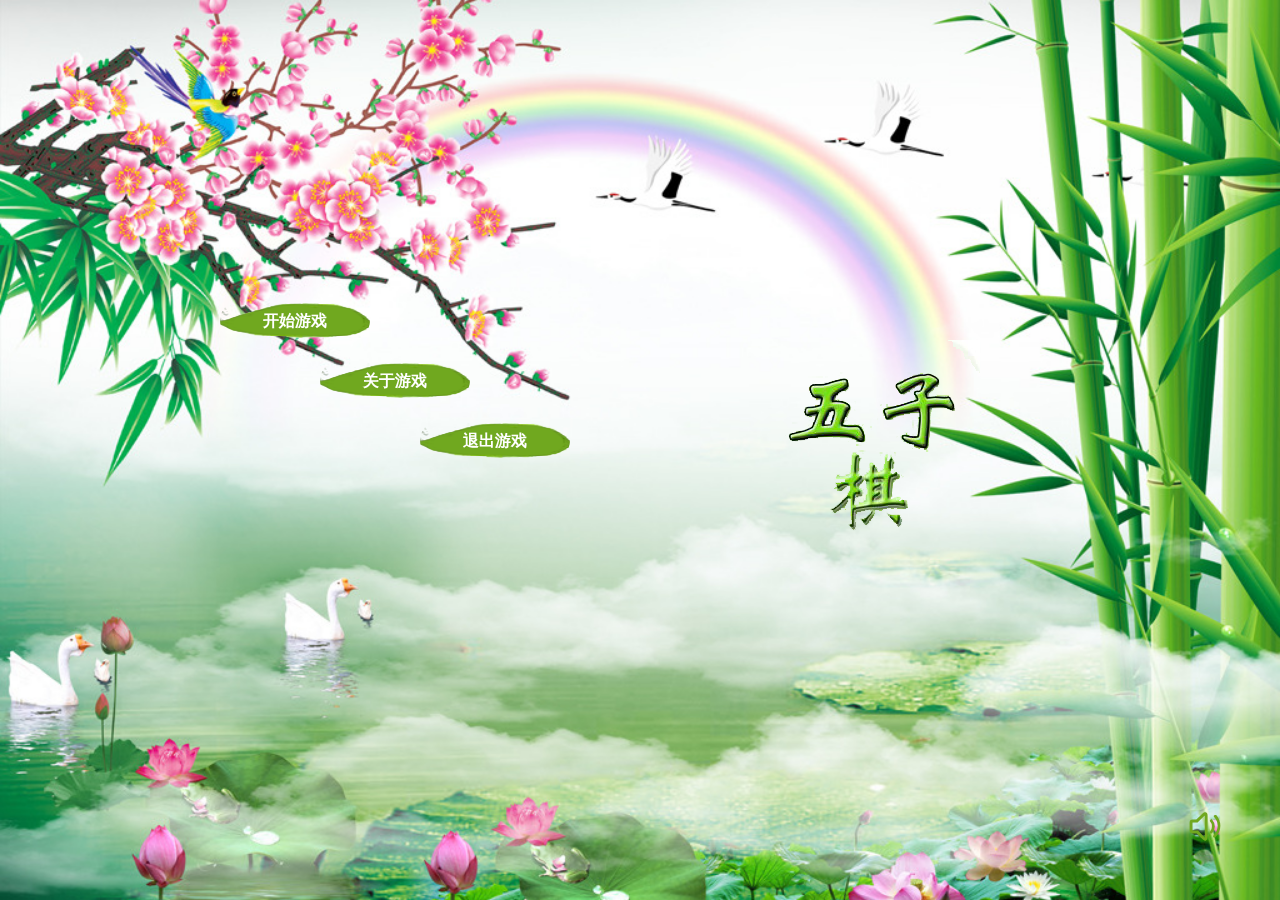
<file: index.html>
<!DOCTYPE html>
<html>
	<head>
		<meta charset="UTF-8">
		<title>五子棋</title>
		<link rel="stylesheet" type="text/css" href="css/index.css"/>
		<script src="js/jquery.js"></script>
		<script src="js/index.js"></script>
	</head>
	<body>
		<div id="bg">
			<div class="box1">
				<canvas id="canvas" width="600" height="600"></canvas>
			</div>
			<div id="box2">
				<canvas id="canvas1" width="80" height="80"></canvas>
				<div class="black"></div>
			</div>
			<div id="box3">
				<canvas id="canvas2" width="80" height="80"></canvas>
				<div class="white"></div>
			</div>
			<audio src="music/5390.mp3" id="audio"></audio>
			<div class="success">
				<div class="con"></div>
				<div class="backBtn"></div>
				<div class="reBtn"></div>
			</div>
			<div class="way1 btn">人机对战</div>
			<div class="way2 btn">人人对战</div>
			<div class="undo btn">悔棋</div>
			<!--<div class="level1 btn">模式一</div>
			<div class="level2 btn">模式二</div>-->
			<div class="fh btn">主菜单</div>
			<div class="hq btn">获取棋谱</div>

		</div>
		
		
		<div id="start">
			<audio src="music/bg.mp3" id="audioBg" loop="loop" ></audio>
			<div class="title"></div>
			<div class="sBtn">开始游戏</div>
			<div class="guanyu">关于游戏</div>
			<div class="tuichu">退出游戏</div>
			<div class="about"></div>
			
		</div>
		<div class="imgBox">
			<div class="del">x</div>
		</div>
		<div class="btnBg">&#xe658;</div>
	</body>
</html>
</file>
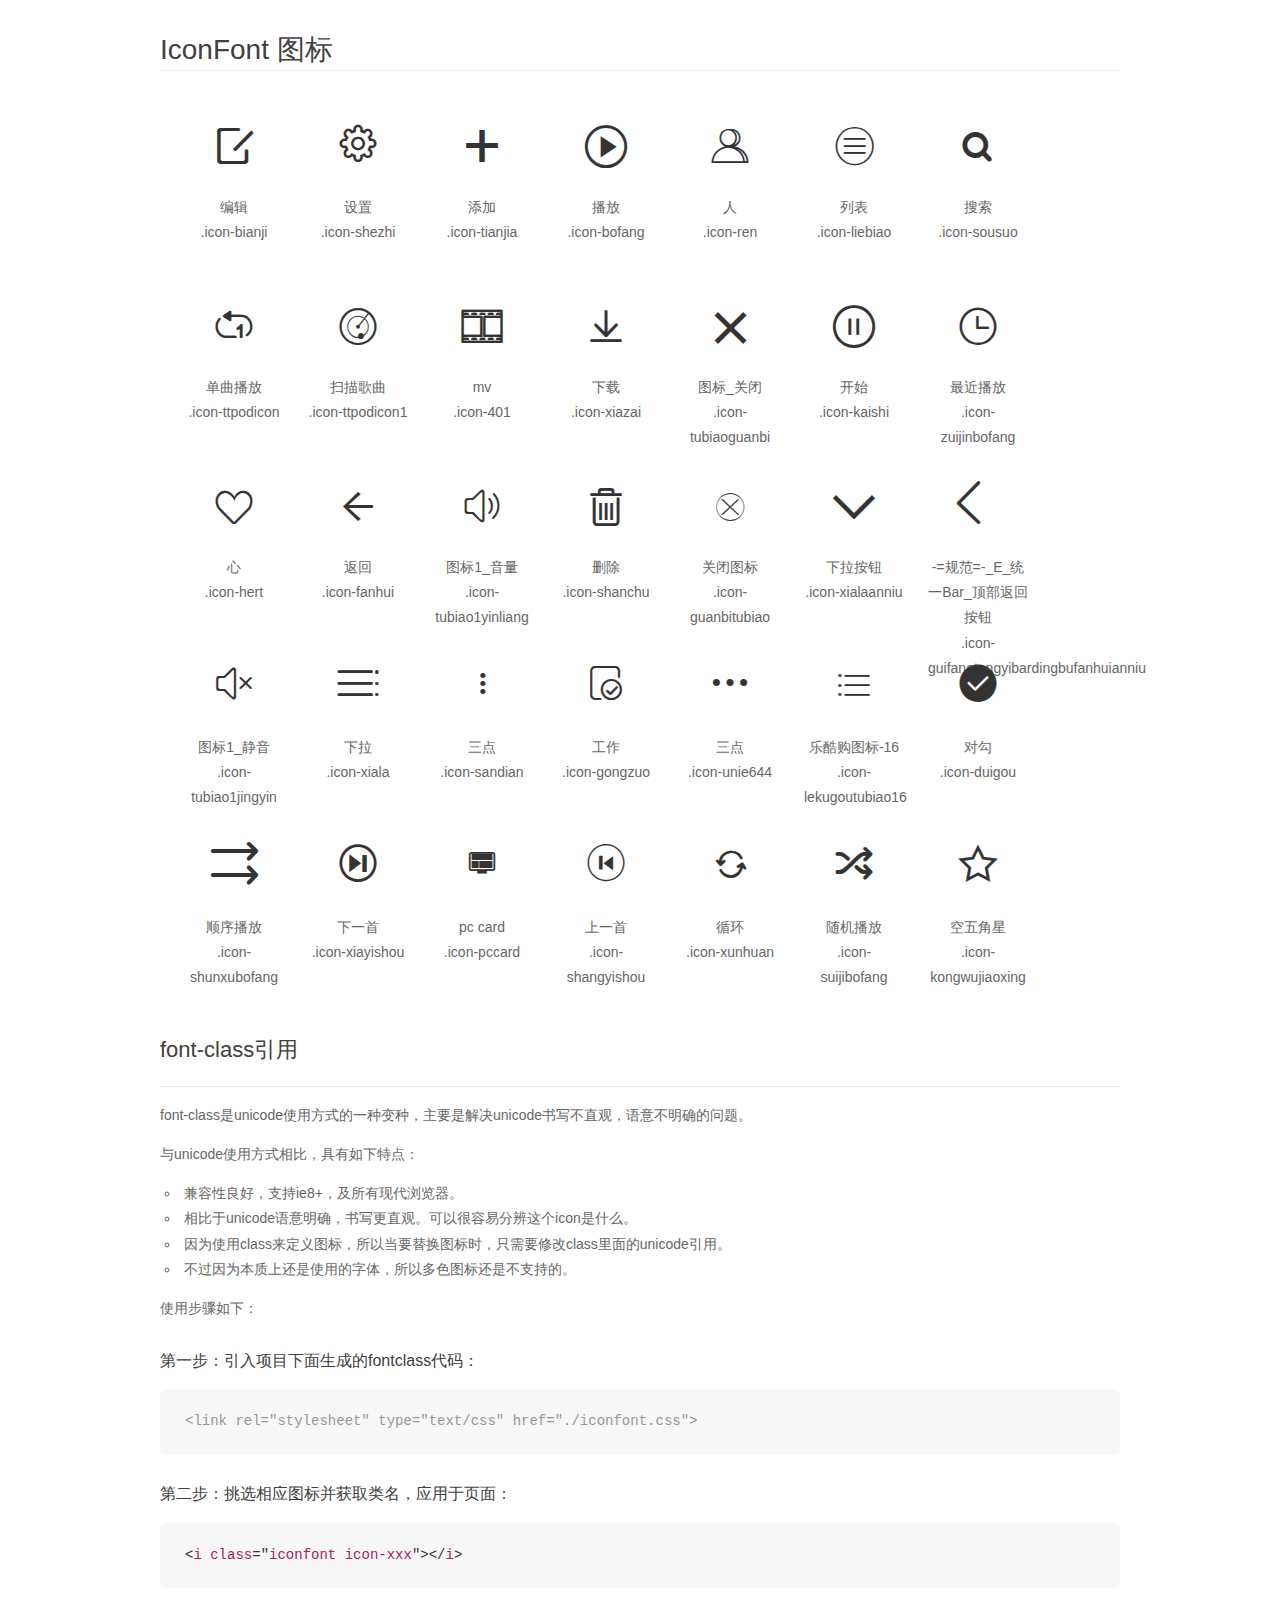
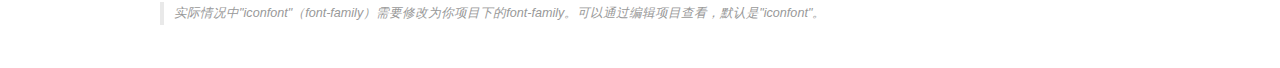
<file: font_nbmnqsy3agd5cdi/demo_fontclass.html>
<!DOCTYPE html>
<html>
<head>
    <meta charset="utf-8"/>
    <title>IconFont</title>
    <link rel="stylesheet" href="demo.css">
    <link rel="stylesheet" href="iconfont.css">
</head>
<body>
    <div class="main markdown">
        <h1>IconFont 图标</h1>
        <ul class="icon_lists clear">
            
                <li>
                <i class="icon iconfont icon-bianji"></i>
                    <div class="name">编辑</div>
                    <div class="fontclass">.icon-bianji</div>
                </li>
            
                <li>
                <i class="icon iconfont icon-shezhi"></i>
                    <div class="name">设置</div>
                    <div class="fontclass">.icon-shezhi</div>
                </li>
            
                <li>
                <i class="icon iconfont icon-tianjia"></i>
                    <div class="name">添加</div>
                    <div class="fontclass">.icon-tianjia</div>
                </li>
            
                <li>
                <i class="icon iconfont icon-bofang"></i>
                    <div class="name">播放</div>
                    <div class="fontclass">.icon-bofang</div>
                </li>
            
                <li>
                <i class="icon iconfont icon-ren"></i>
                    <div class="name">人</div>
                    <div class="fontclass">.icon-ren</div>
                </li>
            
                <li>
                <i class="icon iconfont icon-liebiao"></i>
                    <div class="name">列表</div>
                    <div class="fontclass">.icon-liebiao</div>
                </li>
            
                <li>
                <i class="icon iconfont icon-sousuo"></i>
                    <div class="name">搜索</div>
                    <div class="fontclass">.icon-sousuo</div>
                </li>
            
                <li>
                <i class="icon iconfont icon-ttpodicon"></i>
                    <div class="name">单曲播放</div>
                    <div class="fontclass">.icon-ttpodicon</div>
                </li>
            
                <li>
                <i class="icon iconfont icon-ttpodicon1"></i>
                    <div class="name">扫描歌曲</div>
                    <div class="fontclass">.icon-ttpodicon1</div>
                </li>
            
                <li>
                <i class="icon iconfont icon-401"></i>
                    <div class="name">mv</div>
                    <div class="fontclass">.icon-401</div>
                </li>
            
                <li>
                <i class="icon iconfont icon-xiazai"></i>
                    <div class="name">下载</div>
                    <div class="fontclass">.icon-xiazai</div>
                </li>
            
                <li>
                <i class="icon iconfont icon-tubiaoguanbi"></i>
                    <div class="name">图标_关闭</div>
                    <div class="fontclass">.icon-tubiaoguanbi</div>
                </li>
            
                <li>
                <i class="icon iconfont icon-kaishi"></i>
                    <div class="name">开始</div>
                    <div class="fontclass">.icon-kaishi</div>
                </li>
            
                <li>
                <i class="icon iconfont icon-zuijinbofang"></i>
                    <div class="name">最近播放</div>
                    <div class="fontclass">.icon-zuijinbofang</div>
                </li>
            
                <li>
                <i class="icon iconfont icon-hert"></i>
                    <div class="name">心</div>
                    <div class="fontclass">.icon-hert</div>
                </li>
            
                <li>
                <i class="icon iconfont icon-fanhui"></i>
                    <div class="name">返回</div>
                    <div class="fontclass">.icon-fanhui</div>
                </li>
            
                <li>
                <i class="icon iconfont icon-tubiao1yinliang"></i>
                    <div class="name">图标1_音量</div>
                    <div class="fontclass">.icon-tubiao1yinliang</div>
                </li>
            
                <li>
                <i class="icon iconfont icon-shanchu"></i>
                    <div class="name">删除</div>
                    <div class="fontclass">.icon-shanchu</div>
                </li>
            
                <li>
                <i class="icon iconfont icon-guanbitubiao"></i>
                    <div class="name">关闭图标</div>
                    <div class="fontclass">.icon-guanbitubiao</div>
                </li>
            
                <li>
                <i class="icon iconfont icon-xialaanniu"></i>
                    <div class="name">下拉按钮</div>
                    <div class="fontclass">.icon-xialaanniu</div>
                </li>
            
                <li>
                <i class="icon iconfont icon-guifanetongyibardingbufanhuianniu"></i>
                    <div class="name">-=规范=-_E_统一Bar_顶部返回按钮</div>
                    <div class="fontclass">.icon-guifanetongyibardingbufanhuianniu</div>
                </li>
            
                <li>
                <i class="icon iconfont icon-tubiao1jingyin"></i>
                    <div class="name">图标1_静音</div>
                    <div class="fontclass">.icon-tubiao1jingyin</div>
                </li>
            
                <li>
                <i class="icon iconfont icon-xiala"></i>
                    <div class="name">下拉</div>
                    <div class="fontclass">.icon-xiala</div>
                </li>
            
                <li>
                <i class="icon iconfont icon-sandian"></i>
                    <div class="name">三点</div>
                    <div class="fontclass">.icon-sandian</div>
                </li>
            
                <li>
                <i class="icon iconfont icon-gongzuo"></i>
                    <div class="name">工作</div>
                    <div class="fontclass">.icon-gongzuo</div>
                </li>
            
                <li>
                <i class="icon iconfont icon-unie644"></i>
                    <div class="name">三点</div>
                    <div class="fontclass">.icon-unie644</div>
                </li>
            
                <li>
                <i class="icon iconfont icon-lekugoutubiao16"></i>
                    <div class="name">乐酷购图标-16</div>
                    <div class="fontclass">.icon-lekugoutubiao16</div>
                </li>
            
                <li>
                <i class="icon iconfont icon-duigou"></i>
                    <div class="name">对勾</div>
                    <div class="fontclass">.icon-duigou</div>
                </li>
            
                <li>
                <i class="icon iconfont icon-shunxubofang"></i>
                    <div class="name">顺序播放</div>
                    <div class="fontclass">.icon-shunxubofang</div>
                </li>
            
                <li>
                <i class="icon iconfont icon-xiayishou"></i>
                    <div class="name">下一首</div>
                    <div class="fontclass">.icon-xiayishou</div>
                </li>
            
                <li>
                <i class="icon iconfont icon-pccard"></i>
                    <div class="name">pc card</div>
                    <div class="fontclass">.icon-pccard</div>
                </li>
            
                <li>
                <i class="icon iconfont icon-shangyishou"></i>
                    <div class="name">上一首</div>
                    <div class="fontclass">.icon-shangyishou</div>
                </li>
            
                <li>
                <i class="icon iconfont icon-xunhuan"></i>
                    <div class="name">循环</div>
                    <div class="fontclass">.icon-xunhuan</div>
                </li>
            
                <li>
                <i class="icon iconfont icon-suijibofang"></i>
                    <div class="name">随机播放</div>
                    <div class="fontclass">.icon-suijibofang</div>
                </li>
            
                <li>
                <i class="icon iconfont icon-kongwujiaoxing"></i>
                    <div class="name">空五角星</div>
                    <div class="fontclass">.icon-kongwujiaoxing</div>
                </li>
            
        </ul>

        <h2 id="font-class-">font-class引用</h2>
        <hr>

        <p>font-class是unicode使用方式的一种变种，主要是解决unicode书写不直观，语意不明确的问题。</p>
        <p>与unicode使用方式相比，具有如下特点：</p>
        <ul>
        <li>兼容性良好，支持ie8+，及所有现代浏览器。</li>
        <li>相比于unicode语意明确，书写更直观。可以很容易分辨这个icon是什么。</li>
        <li>因为使用class来定义图标，所以当要替换图标时，只需要修改class里面的unicode引用。</li>
        <li>不过因为本质上还是使用的字体，所以多色图标还是不支持的。</li>
        </ul>
        <p>使用步骤如下：</p>
        <h3 id="-fontclass-">第一步：引入项目下面生成的fontclass代码：</h3>


        <pre><code class="lang-js hljs javascript"><span class="hljs-comment">&lt;link rel="stylesheet" type="text/css" href="./iconfont.css"&gt;</span></code></pre>
        <h3 id="-">第二步：挑选相应图标并获取类名，应用于页面：</h3>
        <pre><code class="lang-css hljs">&lt;<span class="hljs-selector-tag">i</span> <span class="hljs-selector-tag">class</span>="<span class="hljs-selector-tag">iconfont</span> <span class="hljs-selector-tag">icon-xxx</span>"&gt;&lt;/<span class="hljs-selector-tag">i</span>&gt;</code></pre>
        <blockquote>
        <p>实际情况中"iconfont"（font-family）需要修改为你项目下的font-family。可以通过编辑项目查看，默认是"iconfont"。</p>
        </blockquote>
    </div>
</body>
</html>
</file>
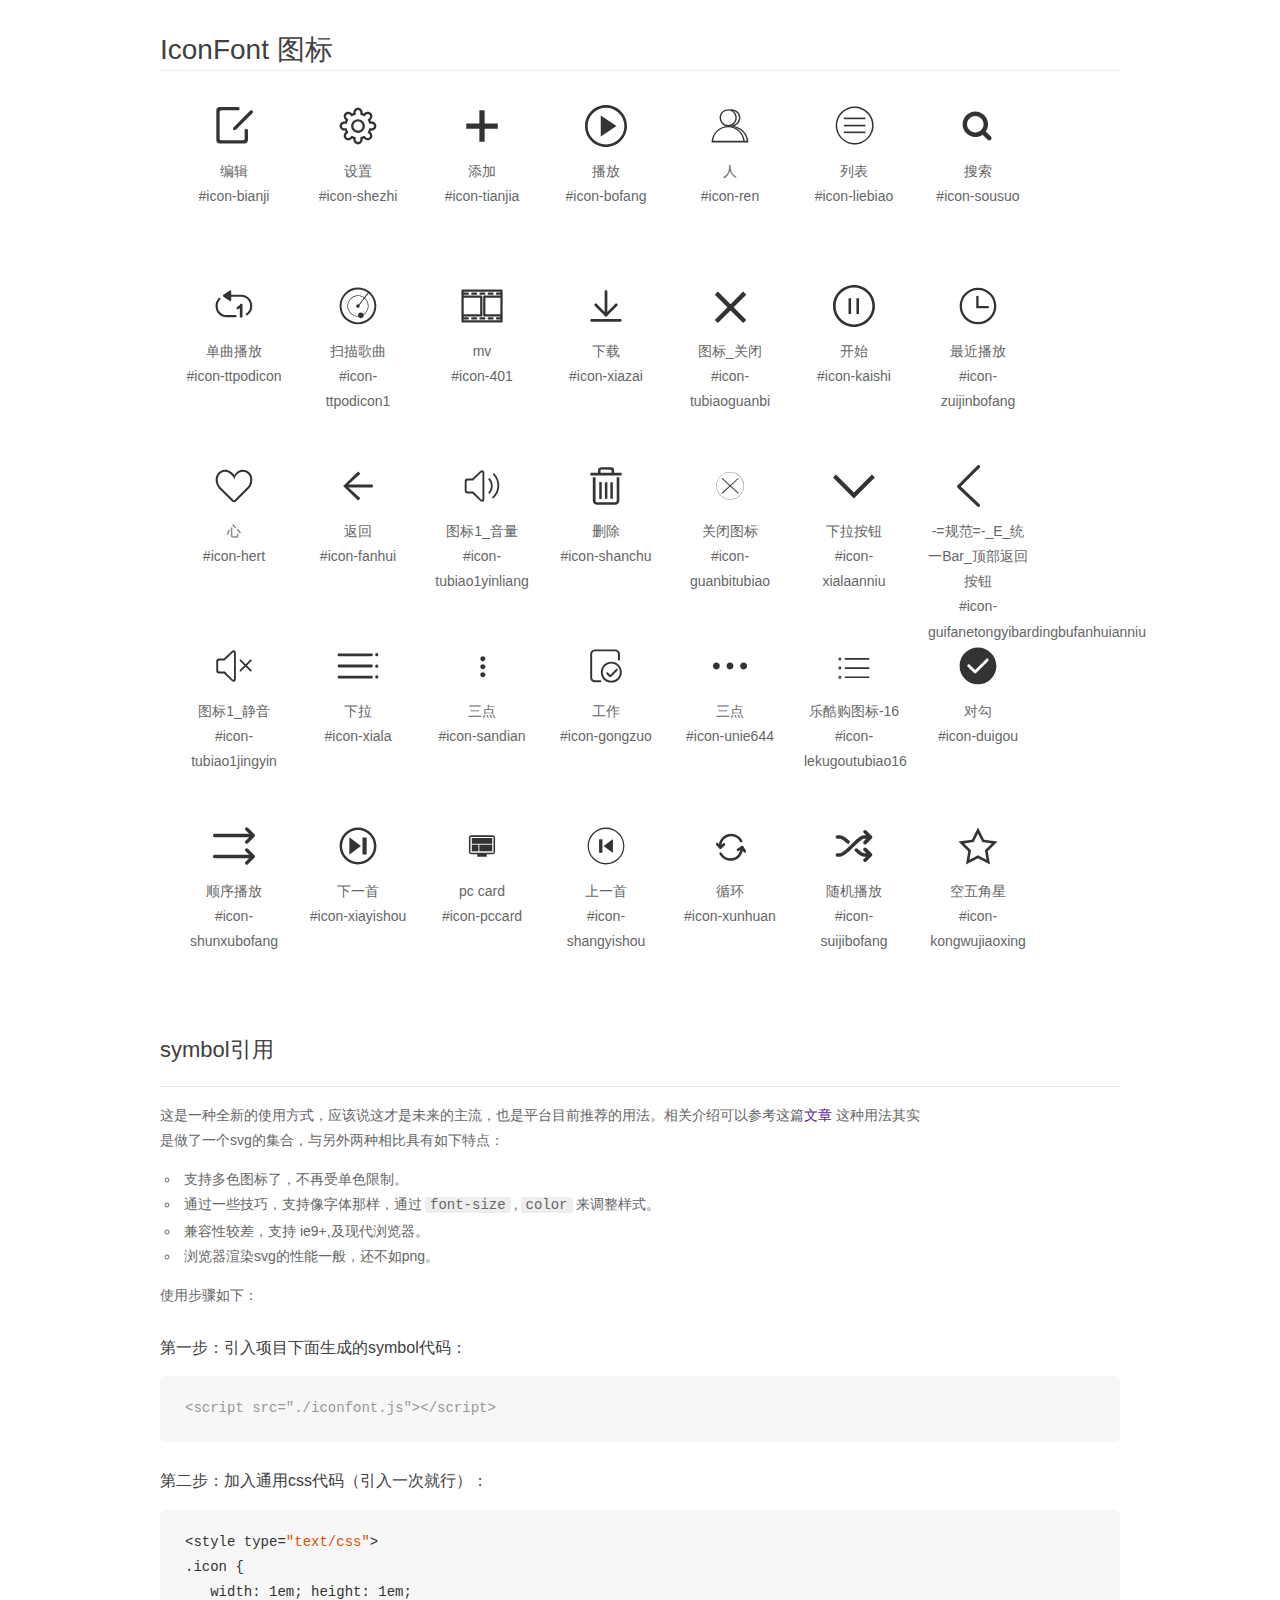
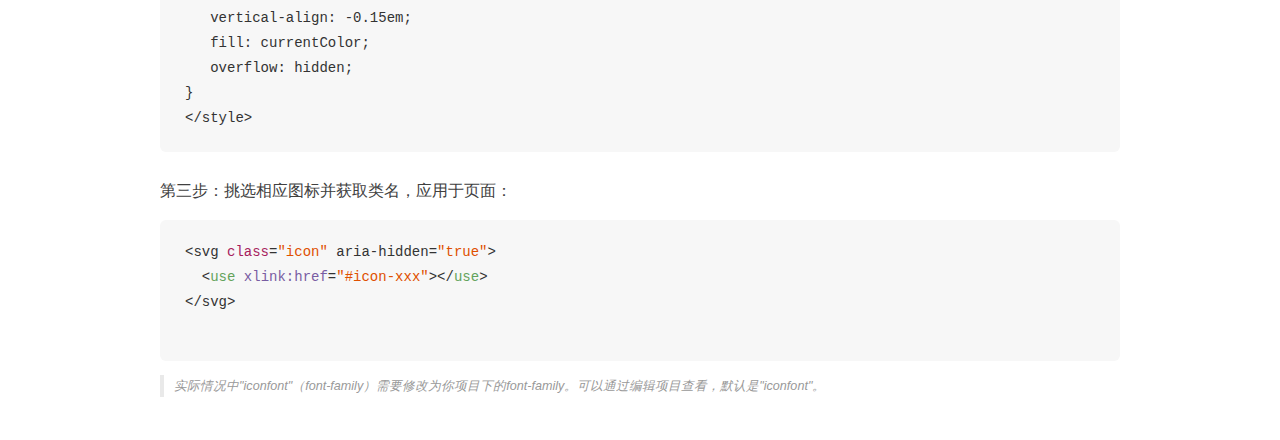
<file: font_nbmnqsy3agd5cdi/demo_symbol.html>
<!DOCTYPE html>
<html>
<head>
    <meta charset="utf-8"/>
    <title>IconFont</title>
    <link rel="stylesheet" href="demo.css">
    <script src="iconfont.js"></script>

    <style type="text/css">
        .icon {
          /* 通过设置 font-size 来改变图标大小 */
          width: 1em; height: 1em;
          /* 图标和文字相邻时，垂直对齐 */
          vertical-align: -0.15em;
          /* 通过设置 color 来改变 SVG 的颜色/fill */
          fill: currentColor;
          /* path 和 stroke 溢出 viewBox 部分在 IE 下会显示
             normalize.css 中也包含这行 */
          overflow: hidden;
        }

    </style>
</head>
<body>
    <div class="main markdown">
        <h1>IconFont 图标</h1>
        <ul class="icon_lists clear">
            
                <li>
                    <svg class="icon" aria-hidden="true">
                        <use xlink:href="#icon-bianji"></use>
                    </svg>
                    <div class="name">编辑</div>
                    <div class="fontclass">#icon-bianji</div>
                </li>
            
                <li>
                    <svg class="icon" aria-hidden="true">
                        <use xlink:href="#icon-shezhi"></use>
                    </svg>
                    <div class="name">设置</div>
                    <div class="fontclass">#icon-shezhi</div>
                </li>
            
                <li>
                    <svg class="icon" aria-hidden="true">
                        <use xlink:href="#icon-tianjia"></use>
                    </svg>
                    <div class="name">添加</div>
                    <div class="fontclass">#icon-tianjia</div>
                </li>
            
                <li>
                    <svg class="icon" aria-hidden="true">
                        <use xlink:href="#icon-bofang"></use>
                    </svg>
                    <div class="name">播放</div>
                    <div class="fontclass">#icon-bofang</div>
                </li>
            
                <li>
                    <svg class="icon" aria-hidden="true">
                        <use xlink:href="#icon-ren"></use>
                    </svg>
                    <div class="name">人</div>
                    <div class="fontclass">#icon-ren</div>
                </li>
            
                <li>
                    <svg class="icon" aria-hidden="true">
                        <use xlink:href="#icon-liebiao"></use>
                    </svg>
                    <div class="name">列表</div>
                    <div class="fontclass">#icon-liebiao</div>
                </li>
            
                <li>
                    <svg class="icon" aria-hidden="true">
                        <use xlink:href="#icon-sousuo"></use>
                    </svg>
                    <div class="name">搜索</div>
                    <div class="fontclass">#icon-sousuo</div>
                </li>
            
                <li>
                    <svg class="icon" aria-hidden="true">
                        <use xlink:href="#icon-ttpodicon"></use>
                    </svg>
                    <div class="name">单曲播放</div>
                    <div class="fontclass">#icon-ttpodicon</div>
                </li>
            
                <li>
                    <svg class="icon" aria-hidden="true">
                        <use xlink:href="#icon-ttpodicon1"></use>
                    </svg>
                    <div class="name">扫描歌曲</div>
                    <div class="fontclass">#icon-ttpodicon1</div>
                </li>
            
                <li>
                    <svg class="icon" aria-hidden="true">
                        <use xlink:href="#icon-401"></use>
                    </svg>
                    <div class="name">mv</div>
                    <div class="fontclass">#icon-401</div>
                </li>
            
                <li>
                    <svg class="icon" aria-hidden="true">
                        <use xlink:href="#icon-xiazai"></use>
                    </svg>
                    <div class="name">下载</div>
                    <div class="fontclass">#icon-xiazai</div>
                </li>
            
                <li>
                    <svg class="icon" aria-hidden="true">
                        <use xlink:href="#icon-tubiaoguanbi"></use>
                    </svg>
                    <div class="name">图标_关闭</div>
                    <div class="fontclass">#icon-tubiaoguanbi</div>
                </li>
            
                <li>
                    <svg class="icon" aria-hidden="true">
                        <use xlink:href="#icon-kaishi"></use>
                    </svg>
                    <div class="name">开始</div>
                    <div class="fontclass">#icon-kaishi</div>
                </li>
            
                <li>
                    <svg class="icon" aria-hidden="true">
                        <use xlink:href="#icon-zuijinbofang"></use>
                    </svg>
                    <div class="name">最近播放</div>
                    <div class="fontclass">#icon-zuijinbofang</div>
                </li>
            
                <li>
                    <svg class="icon" aria-hidden="true">
                        <use xlink:href="#icon-hert"></use>
                    </svg>
                    <div class="name">心</div>
                    <div class="fontclass">#icon-hert</div>
                </li>
            
                <li>
                    <svg class="icon" aria-hidden="true">
                        <use xlink:href="#icon-fanhui"></use>
                    </svg>
                    <div class="name">返回</div>
                    <div class="fontclass">#icon-fanhui</div>
                </li>
            
                <li>
                    <svg class="icon" aria-hidden="true">
                        <use xlink:href="#icon-tubiao1yinliang"></use>
                    </svg>
                    <div class="name">图标1_音量</div>
                    <div class="fontclass">#icon-tubiao1yinliang</div>
                </li>
            
                <li>
                    <svg class="icon" aria-hidden="true">
                        <use xlink:href="#icon-shanchu"></use>
                    </svg>
                    <div class="name">删除</div>
                    <div class="fontclass">#icon-shanchu</div>
                </li>
            
                <li>
                    <svg class="icon" aria-hidden="true">
                        <use xlink:href="#icon-guanbitubiao"></use>
                    </svg>
                    <div class="name">关闭图标</div>
                    <div class="fontclass">#icon-guanbitubiao</div>
                </li>
            
                <li>
                    <svg class="icon" aria-hidden="true">
                        <use xlink:href="#icon-xialaanniu"></use>
                    </svg>
                    <div class="name">下拉按钮</div>
                    <div class="fontclass">#icon-xialaanniu</div>
                </li>
            
                <li>
                    <svg class="icon" aria-hidden="true">
                        <use xlink:href="#icon-guifanetongyibardingbufanhuianniu"></use>
                    </svg>
                    <div class="name">-=规范=-_E_统一Bar_顶部返回按钮</div>
                    <div class="fontclass">#icon-guifanetongyibardingbufanhuianniu</div>
                </li>
            
                <li>
                    <svg class="icon" aria-hidden="true">
                        <use xlink:href="#icon-tubiao1jingyin"></use>
                    </svg>
                    <div class="name">图标1_静音</div>
                    <div class="fontclass">#icon-tubiao1jingyin</div>
                </li>
            
                <li>
                    <svg class="icon" aria-hidden="true">
                        <use xlink:href="#icon-xiala"></use>
                    </svg>
                    <div class="name">下拉</div>
                    <div class="fontclass">#icon-xiala</div>
                </li>
            
                <li>
                    <svg class="icon" aria-hidden="true">
                        <use xlink:href="#icon-sandian"></use>
                    </svg>
                    <div class="name">三点</div>
                    <div class="fontclass">#icon-sandian</div>
                </li>
            
                <li>
                    <svg class="icon" aria-hidden="true">
                        <use xlink:href="#icon-gongzuo"></use>
                    </svg>
                    <div class="name">工作</div>
                    <div class="fontclass">#icon-gongzuo</div>
                </li>
            
                <li>
                    <svg class="icon" aria-hidden="true">
                        <use xlink:href="#icon-unie644"></use>
                    </svg>
                    <div class="name">三点</div>
                    <div class="fontclass">#icon-unie644</div>
                </li>
            
                <li>
                    <svg class="icon" aria-hidden="true">
                        <use xlink:href="#icon-lekugoutubiao16"></use>
                    </svg>
                    <div class="name">乐酷购图标-16</div>
                    <div class="fontclass">#icon-lekugoutubiao16</div>
                </li>
            
                <li>
                    <svg class="icon" aria-hidden="true">
                        <use xlink:href="#icon-duigou"></use>
                    </svg>
                    <div class="name">对勾</div>
                    <div class="fontclass">#icon-duigou</div>
                </li>
            
                <li>
                    <svg class="icon" aria-hidden="true">
                        <use xlink:href="#icon-shunxubofang"></use>
                    </svg>
                    <div class="name">顺序播放</div>
                    <div class="fontclass">#icon-shunxubofang</div>
                </li>
            
                <li>
                    <svg class="icon" aria-hidden="true">
                        <use xlink:href="#icon-xiayishou"></use>
                    </svg>
                    <div class="name">下一首</div>
                    <div class="fontclass">#icon-xiayishou</div>
                </li>
            
                <li>
                    <svg class="icon" aria-hidden="true">
                        <use xlink:href="#icon-pccard"></use>
                    </svg>
                    <div class="name">pc card</div>
                    <div class="fontclass">#icon-pccard</div>
                </li>
            
                <li>
                    <svg class="icon" aria-hidden="true">
                        <use xlink:href="#icon-shangyishou"></use>
                    </svg>
                    <div class="name">上一首</div>
                    <div class="fontclass">#icon-shangyishou</div>
                </li>
            
                <li>
                    <svg class="icon" aria-hidden="true">
                        <use xlink:href="#icon-xunhuan"></use>
                    </svg>
                    <div class="name">循环</div>
                    <div class="fontclass">#icon-xunhuan</div>
                </li>
            
                <li>
                    <svg class="icon" aria-hidden="true">
                        <use xlink:href="#icon-suijibofang"></use>
                    </svg>
                    <div class="name">随机播放</div>
                    <div class="fontclass">#icon-suijibofang</div>
                </li>
            
                <li>
                    <svg class="icon" aria-hidden="true">
                        <use xlink:href="#icon-kongwujiaoxing"></use>
                    </svg>
                    <div class="name">空五角星</div>
                    <div class="fontclass">#icon-kongwujiaoxing</div>
                </li>
            
        </ul>


        <h2 id="symbol-">symbol引用</h2>
        <hr>

        <p>这是一种全新的使用方式，应该说这才是未来的主流，也是平台目前推荐的用法。相关介绍可以参考这篇<a href="">文章</a>
        这种用法其实是做了一个svg的集合，与另外两种相比具有如下特点：</p>
        <ul>
          <li>支持多色图标了，不再受单色限制。</li>
          <li>通过一些技巧，支持像字体那样，通过<code>font-size</code>,<code>color</code>来调整样式。</li>
          <li>兼容性较差，支持 ie9+,及现代浏览器。</li>
          <li>浏览器渲染svg的性能一般，还不如png。</li>
        </ul>
        <p>使用步骤如下：</p>
        <h3 id="-symbol-">第一步：引入项目下面生成的symbol代码：</h3>
        <pre><code class="lang-js hljs javascript"><span class="hljs-comment">&lt;script src="./iconfont.js"&gt;&lt;/script&gt;</span></code></pre>
        <h3 id="-css-">第二步：加入通用css代码（引入一次就行）：</h3>
        <pre><code class="lang-js hljs javascript">&lt;style type=<span class="hljs-string">"text/css"</span>&gt;
.icon {
   width: <span class="hljs-number">1</span>em; height: <span class="hljs-number">1</span>em;
   vertical-align: <span class="hljs-number">-0.15</span>em;
   fill: currentColor;
   overflow: hidden;
}
&lt;<span class="hljs-regexp">/style&gt;</span></code></pre>
        <h3 id="-">第三步：挑选相应图标并获取类名，应用于页面：</h3>
        <pre><code class="lang-js hljs javascript">&lt;svg <span class="hljs-class"><span class="hljs-keyword">class</span></span>=<span class="hljs-string">"icon"</span> aria-hidden=<span class="hljs-string">"true"</span>&gt;<span class="xml"><span class="hljs-tag">
  &lt;<span class="hljs-name">use</span> <span class="hljs-attr">xlink:href</span>=<span class="hljs-string">"#icon-xxx"</span>&gt;</span><span class="hljs-tag">&lt;/<span class="hljs-name">use</span>&gt;</span>
</span>&lt;<span class="hljs-regexp">/svg&gt;
        </span></code></pre>
        <blockquote>
        <p>实际情况中"iconfont"（font-family）需要修改为你项目下的font-family。可以通过编辑项目查看，默认是"iconfont"。</p>
        </blockquote>
    </div>
</body>
</html>
</file>
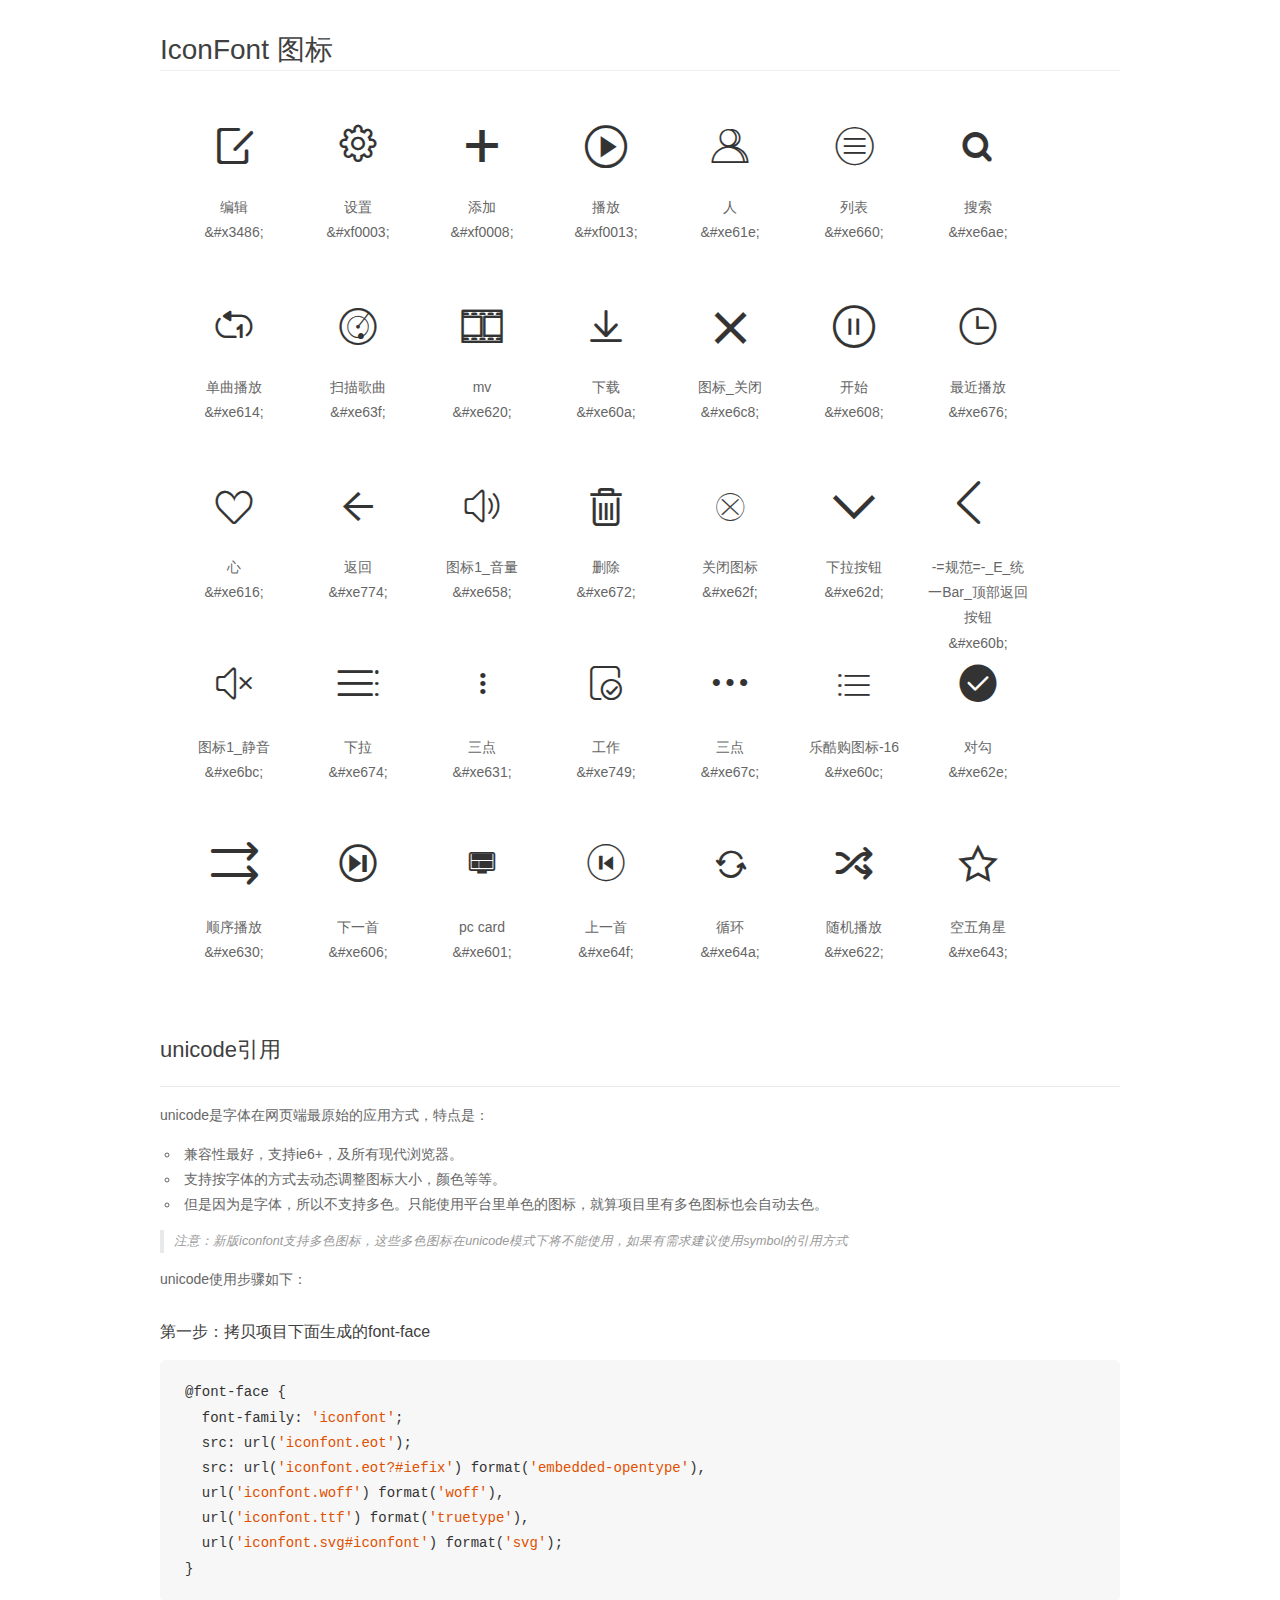
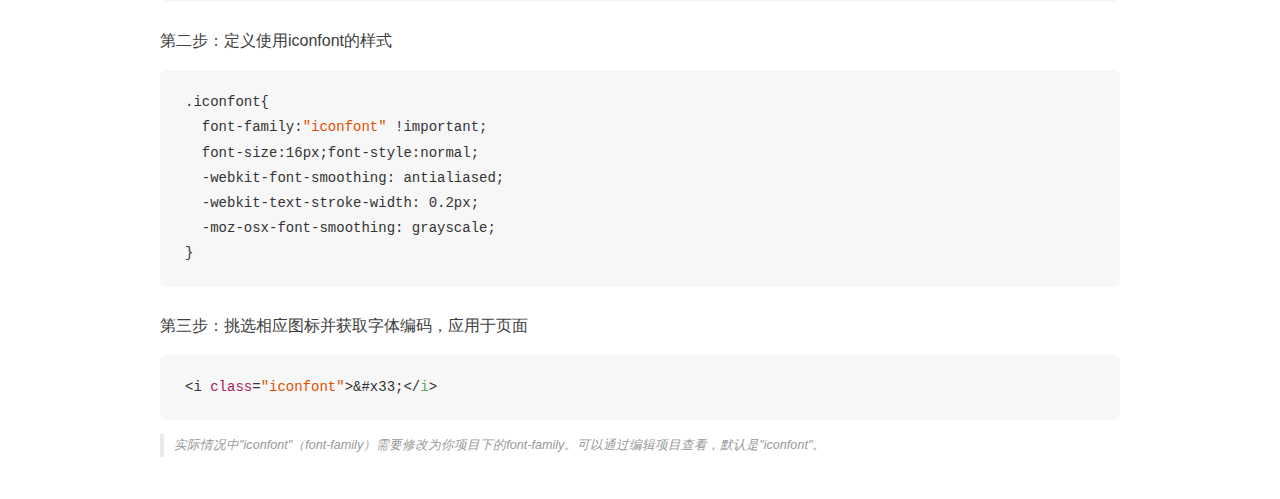
<file: font_nbmnqsy3agd5cdi/demo_unicode.html>
<!DOCTYPE html>
<html>
<head>
    <meta charset="utf-8"/>
    <title>IconFont</title>
    <link rel="stylesheet" href="demo.css">

    <style type="text/css">

        @font-face {font-family: "iconfont";
          src: url('iconfont.eot'); /* IE9*/
          src: url('iconfont.eot#iefix') format('embedded-opentype'), /* IE6-IE8 */
          url('iconfont.woff') format('woff'), /* chrome, firefox */
          url('iconfont.ttf') format('truetype'), /* chrome, firefox, opera, Safari, Android, iOS 4.2+*/
          url('iconfont.svg#iconfont') format('svg'); /* iOS 4.1- */
        }

        .iconfont {
          font-family:"iconfont" !important;
          font-size:16px;
          font-style:normal;
          -webkit-font-smoothing: antialiased;
          -webkit-text-stroke-width: 0.2px;
          -moz-osx-font-smoothing: grayscale;
        }

    </style>
</head>
<body>
    <div class="main markdown">
        <h1>IconFont 图标</h1>
        <ul class="icon_lists clear">
            
                <li>
                <i class="icon iconfont">&#x3486;</i>
                    <div class="name">编辑</div>
                    <div class="code">&amp;#x3486;</div>
                </li>
            
                <li>
                <i class="icon iconfont">&#xf0003;</i>
                    <div class="name">设置</div>
                    <div class="code">&amp;#xf0003;</div>
                </li>
            
                <li>
                <i class="icon iconfont">&#xf0008;</i>
                    <div class="name">添加</div>
                    <div class="code">&amp;#xf0008;</div>
                </li>
            
                <li>
                <i class="icon iconfont">&#xf0013;</i>
                    <div class="name">播放</div>
                    <div class="code">&amp;#xf0013;</div>
                </li>
            
                <li>
                <i class="icon iconfont">&#xe61e;</i>
                    <div class="name">人</div>
                    <div class="code">&amp;#xe61e;</div>
                </li>
            
                <li>
                <i class="icon iconfont">&#xe660;</i>
                    <div class="name">列表</div>
                    <div class="code">&amp;#xe660;</div>
                </li>
            
                <li>
                <i class="icon iconfont">&#xe6ae;</i>
                    <div class="name">搜索</div>
                    <div class="code">&amp;#xe6ae;</div>
                </li>
            
                <li>
                <i class="icon iconfont">&#xe614;</i>
                    <div class="name">单曲播放</div>
                    <div class="code">&amp;#xe614;</div>
                </li>
            
                <li>
                <i class="icon iconfont">&#xe63f;</i>
                    <div class="name">扫描歌曲</div>
                    <div class="code">&amp;#xe63f;</div>
                </li>
            
                <li>
                <i class="icon iconfont">&#xe620;</i>
                    <div class="name">mv</div>
                    <div class="code">&amp;#xe620;</div>
                </li>
            
                <li>
                <i class="icon iconfont">&#xe60a;</i>
                    <div class="name">下载</div>
                    <div class="code">&amp;#xe60a;</div>
                </li>
            
                <li>
                <i class="icon iconfont">&#xe6c8;</i>
                    <div class="name">图标_关闭</div>
                    <div class="code">&amp;#xe6c8;</div>
                </li>
            
                <li>
                <i class="icon iconfont">&#xe608;</i>
                    <div class="name">开始</div>
                    <div class="code">&amp;#xe608;</div>
                </li>
            
                <li>
                <i class="icon iconfont">&#xe676;</i>
                    <div class="name">最近播放</div>
                    <div class="code">&amp;#xe676;</div>
                </li>
            
                <li>
                <i class="icon iconfont">&#xe616;</i>
                    <div class="name">心</div>
                    <div class="code">&amp;#xe616;</div>
                </li>
            
                <li>
                <i class="icon iconfont">&#xe774;</i>
                    <div class="name">返回</div>
                    <div class="code">&amp;#xe774;</div>
                </li>
            
                <li>
                <i class="icon iconfont">&#xe658;</i>
                    <div class="name">图标1_音量</div>
                    <div class="code">&amp;#xe658;</div>
                </li>
            
                <li>
                <i class="icon iconfont">&#xe672;</i>
                    <div class="name">删除</div>
                    <div class="code">&amp;#xe672;</div>
                </li>
            
                <li>
                <i class="icon iconfont">&#xe62f;</i>
                    <div class="name">关闭图标</div>
                    <div class="code">&amp;#xe62f;</div>
                </li>
            
                <li>
                <i class="icon iconfont">&#xe62d;</i>
                    <div class="name">下拉按钮</div>
                    <div class="code">&amp;#xe62d;</div>
                </li>
            
                <li>
                <i class="icon iconfont">&#xe60b;</i>
                    <div class="name">-=规范=-_E_统一Bar_顶部返回按钮</div>
                    <div class="code">&amp;#xe60b;</div>
                </li>
            
                <li>
                <i class="icon iconfont">&#xe6bc;</i>
                    <div class="name">图标1_静音</div>
                    <div class="code">&amp;#xe6bc;</div>
                </li>
            
                <li>
                <i class="icon iconfont">&#xe674;</i>
                    <div class="name">下拉</div>
                    <div class="code">&amp;#xe674;</div>
                </li>
            
                <li>
                <i class="icon iconfont">&#xe631;</i>
                    <div class="name">三点</div>
                    <div class="code">&amp;#xe631;</div>
                </li>
            
                <li>
                <i class="icon iconfont">&#xe749;</i>
                    <div class="name">工作</div>
                    <div class="code">&amp;#xe749;</div>
                </li>
            
                <li>
                <i class="icon iconfont">&#xe67c;</i>
                    <div class="name">三点</div>
                    <div class="code">&amp;#xe67c;</div>
                </li>
            
                <li>
                <i class="icon iconfont">&#xe60c;</i>
                    <div class="name">乐酷购图标-16</div>
                    <div class="code">&amp;#xe60c;</div>
                </li>
            
                <li>
                <i class="icon iconfont">&#xe62e;</i>
                    <div class="name">对勾</div>
                    <div class="code">&amp;#xe62e;</div>
                </li>
            
                <li>
                <i class="icon iconfont">&#xe630;</i>
                    <div class="name">顺序播放</div>
                    <div class="code">&amp;#xe630;</div>
                </li>
            
                <li>
                <i class="icon iconfont">&#xe606;</i>
                    <div class="name">下一首</div>
                    <div class="code">&amp;#xe606;</div>
                </li>
            
                <li>
                <i class="icon iconfont">&#xe601;</i>
                    <div class="name">pc card</div>
                    <div class="code">&amp;#xe601;</div>
                </li>
            
                <li>
                <i class="icon iconfont">&#xe64f;</i>
                    <div class="name">上一首</div>
                    <div class="code">&amp;#xe64f;</div>
                </li>
            
                <li>
                <i class="icon iconfont">&#xe64a;</i>
                    <div class="name">循环</div>
                    <div class="code">&amp;#xe64a;</div>
                </li>
            
                <li>
                <i class="icon iconfont">&#xe622;</i>
                    <div class="name">随机播放</div>
                    <div class="code">&amp;#xe622;</div>
                </li>
            
                <li>
                <i class="icon iconfont">&#xe643;</i>
                    <div class="name">空五角星</div>
                    <div class="code">&amp;#xe643;</div>
                </li>
            
        </ul>
        <h2 id="unicode-">unicode引用</h2>
        <hr>

        <p>unicode是字体在网页端最原始的应用方式，特点是：</p>
        <ul>
        <li>兼容性最好，支持ie6+，及所有现代浏览器。</li>
        <li>支持按字体的方式去动态调整图标大小，颜色等等。</li>
        <li>但是因为是字体，所以不支持多色。只能使用平台里单色的图标，就算项目里有多色图标也会自动去色。</li>
        </ul>
        <blockquote>
        <p>注意：新版iconfont支持多色图标，这些多色图标在unicode模式下将不能使用，如果有需求建议使用symbol的引用方式</p>
        </blockquote>
        <p>unicode使用步骤如下：</p>
        <h3 id="-font-face">第一步：拷贝项目下面生成的font-face</h3>
        <pre><code class="lang-js hljs javascript">@font-face {
  font-family: <span class="hljs-string">'iconfont'</span>;
  src: url(<span class="hljs-string">'iconfont.eot'</span>);
  src: url(<span class="hljs-string">'iconfont.eot?#iefix'</span>) format(<span class="hljs-string">'embedded-opentype'</span>),
  url(<span class="hljs-string">'iconfont.woff'</span>) format(<span class="hljs-string">'woff'</span>),
  url(<span class="hljs-string">'iconfont.ttf'</span>) format(<span class="hljs-string">'truetype'</span>),
  url(<span class="hljs-string">'iconfont.svg#iconfont'</span>) format(<span class="hljs-string">'svg'</span>);
}
</code></pre>
        <h3 id="-iconfont-">第二步：定义使用iconfont的样式</h3>
        <pre><code class="lang-js hljs javascript">.iconfont{
  font-family:<span class="hljs-string">"iconfont"</span> !important;
  font-size:<span class="hljs-number">16</span>px;font-style:normal;
  -webkit-font-smoothing: antialiased;
  -webkit-text-stroke-width: <span class="hljs-number">0.2</span>px;
  -moz-osx-font-smoothing: grayscale;
}
</code></pre>
        <h3 id="-">第三步：挑选相应图标并获取字体编码，应用于页面</h3>
        <pre><code class="lang-js hljs javascript">&lt;i <span class="hljs-class"><span class="hljs-keyword">class</span></span>=<span class="hljs-string">"iconfont"</span>&gt;&amp;#x33;<span class="xml"><span class="hljs-tag">&lt;/<span class="hljs-name">i</span>&gt;</span></span></code></pre>

        <blockquote>
        <p>实际情况中"iconfont"（font-family）需要修改为你项目下的font-family。可以通过编辑项目查看，默认是"iconfont"。</p>
        </blockquote>
    </div>


</body>
</html>
</file>
<file: css/index.css>
*{
	margin: 0;
}
body{
	
}

@font-face {
  font-family: 'iconfont';
  src: url('iconfont.eot');
  src: url('iconfont.eot?#iefix') format('embedded-opentype'),
  url('iconfont.woff') format('woff'),
  url('iconfont.ttf') format('truetype'),
  url('iconfont.svg#iconfont') format('svg');
}

/*游戏界面*/
@keyframes show1{
	0%{
		opacity: 0;
		transform: scale(0) rotateZ(0);
	}
	100%{
		opacity: 1;
		transform: scale(1) rotateZ(360deg);
	}
}
@keyframes show1No{
	0%{
		opacity: 1;
		transform: scale(1) rotateZ(0);
	}
	100%{
		opacity: 0;
		transform: scale(0) rotateZ(-360deg);
	}
}
#bg{
	position:fixed;
	top:0;
	left:0;
	right:0;
	bottom:0;
	margin:auto;
	width:100%;
	background-image: url(../img/bg5.jpg);
	background-size: cover;
	background-position: center center;
	background-repeat: no-repeat;
	opacity: 0;
}
div.active2{
	animation: show1 0.9s ease-in-out 0.9s 1 forwards;
}
div.active2No{
	animation: show1No 0.9s ease-in-out 0s 1 forwards;
}
.box1{
	width: 600px;
	height: 600px;
	position: absolute;
	top: 0;
	right: 0;
	left: 0;
	bottom: 0;
	margin: auto;
	opacity: 0;
}
#box2,#box3{
	width: 200px;
	height: 100px;
	position: absolute;
	right: 20px; 
}
#box2{
	top: 40px;
}
#box3{
	top: 330px;
}
@keyframes qipan{
	from{
		opacity: 0;
		transform: rotateZ(0) scale(0);
	}
	to{
		opacity: 1;
		transform: rotateZ(360deg) scale(1);
	}
}
@keyframes qipanNo{
	from{
		opacity: 1;
		transform: scale(1);
	}
	to{
		opacity: 0;
		transform: scale(0);
	}
}
#canvas{
	display: block;
	border: 1px solid #000000;
}
div.qipan{
	animation: qipan 0.9s ease-in-out 0s 1 forwards;
}
div.qipanNo{
	animation: qipanNo 0.9s ease-in-out 0s 1 forwards;
}
#canvas1,#canvas2{
	display: block;
	background-color: #fff;
	border: 10px solid #A8D66E;
	border-radius: 50%;
	box-sizing: border-box;
	position: absolute;
	right: 20px;
	background-image: url(../img/watch1.png);
	background-repeat: no-repeat;
	background-position: center center;
}

.black,.white{
	width: 50px;
	height: 50px;
	text-align: center;
	line-height: 50px;
	font-family: "仿宋";
	font-size: 36px;
	font-weight: 600;
	/*position: absolute;
	right: 100px;*/
	border-radius: 50%;
	background-color: transparent;
	float: left;
	margin-top: 25px;
}
.black{
	color: #fff;
	background-image: url(../img//w.png);
	background-repeat: no-repeat;
	background-position: center center;
	background-size: cover;
}
.white{
	/*top: 540px;*/
	color: #000;
	background-image: url(../img/images/white.png);
	background-repeat: no-repeat;
	background-position: center center;
	background-size: 48.4px 44.2px;
}

@keyframes show2{
	0%{
		opacity: 0;
		top: -400px;
		transform: rotateZ(89deg);
	}
	50%{
		opacity: 0.8;
		transform: rotateZ(89deg) translateY(0);
	}
	100%{
		opacity: 0.8;
		top: 0;
		transform: rotateZ(0deg);
	}
}
.success{
	background: #101010 url(../img/images/success1.png) center 40px no-repeat;
	width: 400px;
	height: 350px;
	position: absolute;
	left: 0;
	top: -1200px;
	right: 0;
	bottom: 0;
	margin: auto;
	z-index: 100;
	opacity: 0;
	border-radius: 10px 10px 10px 10px;
	color: #895A24;
	font-size: 40px;
	text-align: center;
	line-height: 500px;	
	font-family: "微软雅黑";
	font-weight: 800;
	box-shadow: 0 0 0 1000px rgba(0,0,0,0.5);
}

div.show2{
	animation: show2 0.9s ease-in 0s 1 forwards;
}
@keyframes btnD{
	from{
		opacity: 0;
		margin-left: -200px;
	}
	to{
		margin-left: 60px;
		opacity: 1;
	}
}
.btn{
	width: 152px;
	height: 40px;
	margin-left: -200px;
	margin-top: 20px;
	border-radius: 30px;
	color: #fff;
	font-family: "仿宋";
	font-weight: 600;
	font-size: 28px;
	line-height: 40px;
	text-align: center;	
	background-image: url(../img/btn1_06.png);
	background-repeat: no-repeat;
	background-position: center center;
	opacity: 0;
	cursor: pointer;
}
.way1{
	margin-top: 150px;
}
.way1{
	animation: btnD 0.8s ease-in-out 3s 1 forwards;
}
.way2{
	animation: btnD 0.8s ease-in-out 3.3s 1 forwards;
}
.undo{
	animation: btnD 0.8s ease-in-out 3.6s 1 forwards;
}
/*.level1{
	animation: btnD 0.8s ease-in-out 3.6s 1 forwards;
}
.level2{
	animation: btnD 0.8s ease-in-out 3.9s 1 forwards;
}*/
.fh{
	animation: btnD 0.8s ease-in-out 3.9s 1 forwards;
}
.hq{
	animation: btnD 0.8s ease-in-out 4.2s 1 forwards;
}

/*游戏界面*/


/*开始页面*/
@keyframes hideT{
	from{
		opacity: 1;
		transform: translateY(0);
	}
	to{
		opacity: 0;
		transform: translateY(100%);
	}
}
@keyframes hideTNo{
	from{
		opacity: 0;
		transform: translateY(100%);
	}
	to{
		transform: translateY(0);
		opacity: 1;	
	}
}
#start{
	width: 100%;
	position: fixed;
	top:0;
	left:0;
	right:0;
	bottom:0;
	margin:auto;
	background-image: url(../img/bg5.jpg);
	background-size: cover;
	background-position: center center;
	background-repeat: no-repeat;
	opacity: 1;
}
div.active1{
	animation: hideT 0.9s ease-in 0s 1 forwards;
}
div.active1No{
	animation: hideTNo 0.9s ease-in 0.9s 1 forwards;
}
.title{
	width: 220px;
	height: 220px;
	position: absolute;
	right: 300px;
	top: 0;
	bottom: 0;
	margin-bottom: auto;
	margin-top: auto;
	background-image: url(../img/icon2.png);
	background-repeat: no-repeat;
	background-size: 220px 220px;
	background-position: center center;
}
.sBtn,.guanyu,.tuichu{
	width: 150px;
	height: 41px;
	position: absolute;
	border-radius: 30px;
	cursor: pointer;
	background-image: url(../img/btn1_06.png);
	background-repeat: no-repeat;
	background-position: center center;
	line-height: 41px;
	text-align: center;
	color: #fff;
	font-weight: 600;
}
.sBtn{
	top: 300px;	;
	left: 220px
}
.guanyu{
	top: 360px;	
	left: 320px
}
.tuichu{
	top: 420px;	
	left: 420px
}
.about{
	width: 300px;
	height: 178px;
	background-image: url(../img/images/bz.png);
	background-position: center center;
	background-color: rgba(113,48,8,0.8);
	background-size: contain;
	background-repeat: no-repeat;
	position: absolute;
	top: -1000px;
	bottom: 0;
	left: 0;
	right: 0;
	margin: auto;
	border-radius: 14PX;
	opacity: 0;
}
@keyframes about{
	0%{
		top: -1000px;
		opacity: 0;
		transform: rotateY(0deg) scale(0);
	}
	20%{
		top: 0;
		opacity: 1;
		transform: scale(2);
	}
	100%{
		top: 0;
		opacity: 1;
		transform: rotateY(360deg) scale(1);
	}
}
@keyframes aboutNo{
	0%{
		top: 0px;
		opacity: 1;
		transform: rotateY(360deg) scale(1);
	}
	20%{
		top: 0px;
		opacity: 1;
		transform: scale(2);
	}
	100%{
		top: 1000px;
		opacity: 0;
		transform: rotateY(0deg) scale(0);
	}
}
div.aboutShow{
	animation: about 0.5s linear 0s 1 forwards;
}
div.aboutHide{
	animation: aboutNo 0.5s linear 0s 1 forwards;
}
.imgBox{
	position: absolute;
	left: 0;
	right: 0;
	bottom: 0;
	top: 0;
	margin: auto;
	width: 0;
	height: 0;
	z-index: 0;
	display: none;
	box-shadow: 0 0 0 1000px rgba(0,0,0,0.5);
	opacity: 0.5;
}
.del{
	position: absolute;
	right: -10px;
	top: -10px;
	width: 50px;
	height: 50px;
	border-radius: 50%;
	background-color: rgba(101,87,40,0.9);
	color: #fff;
	font-family: "微软雅黑";
	font-size: 28px;
	font-weight: 800;
	text-align: center;
	line-height: 50px;
	z-index: 100;
	cursor: pointer;
}
img.img{
	width: 100%;
	height: 100%;
	border: 0;
	float: left;
	position: absolute;
	top: 0;
	left: 0;
}
a.load{
	display: block;
	position: absolute;
	top: 0;
	left: 0;
	width: 40px;
	height: 40px;
	border-radius: 50%;
	/*background-color: rgba(101,87,40,0.9);*/
	color: #fff;
	font-family: "微软雅黑";
	font-size: 18px;
	font-weight: 800;
	text-align: center;
	line-height: 40px;
}

.btnBg{
	width: 50px;
	height: 50px;
	text-align: center;
	line-height: 50px;
	font-family: 'iconfont';
	font-size: 36px;
	position: absolute;
	bottom:50px;
	right: 50px;
	z-index:100;
	color: #70A81F;
	font-weight: 600;
}
</file>
<file: font_nbmnqsy3agd5cdi/iconfont.css>
@font-face {font-family: "iconfont";
  src: url('iconfont.eot?t=1478524916561'); /* IE9*/
  src: url('iconfont.eot?t=1478524916561#iefix') format('embedded-opentype'), /* IE6-IE8 */
  url('iconfont.woff?t=1478524916561') format('woff'), /* chrome, firefox */
  url('iconfont.ttf?t=1478524916561') format('truetype'), /* chrome, firefox, opera, Safari, Android, iOS 4.2+*/
  url('iconfont.svg?t=1478524916561#iconfont') format('svg'); /* iOS 4.1- */
}

.iconfont {
  font-family:"iconfont" !important;
  font-size:16px;
  font-style:normal;
  -webkit-font-smoothing: antialiased;
  -webkit-text-stroke-width: 0.2px;
  -moz-osx-font-smoothing: grayscale;
}

.icon-bianji:before { content: "\3486"; }

.icon-shezhi:before { content: "\f0003"; }

.icon-tianjia:before { content: "\f0008"; }

.icon-bofang:before { content: "\f0013"; }

.icon-ren:before { content: "\e61e"; }

.icon-liebiao:before { content: "\e660"; }

.icon-sousuo:before { content: "\e6ae"; }

.icon-ttpodicon:before { content: "\e614"; }

.icon-ttpodicon1:before { content: "\e63f"; }

.icon-401:before { content: "\e620"; }

.icon-xiazai:before { content: "\e60a"; }

.icon-tubiaoguanbi:before { content: "\e6c8"; }

.icon-kaishi:before { content: "\e608"; }

.icon-zuijinbofang:before { content: "\e676"; }

.icon-hert:before { content: "\e616"; }

.icon-fanhui:before { content: "\e774"; }

.icon-tubiao1yinliang:before { content: "\e658"; }

.icon-shanchu:before { content: "\e672"; }

.icon-guanbitubiao:before { content: "\e62f"; }

.icon-xialaanniu:before { content: "\e62d"; }

.icon-guifanetongyibardingbufanhuianniu:before { content: "\e60b"; }

.icon-tubiao1jingyin:before { content: "\e6bc"; }

.icon-xiala:before { content: "\e674"; }

.icon-sandian:before { content: "\e631"; }

.icon-gongzuo:before { content: "\e749"; }

.icon-unie644:before { content: "\e67c"; }

.icon-lekugoutubiao16:before { content: "\e60c"; }

.icon-duigou:before { content: "\e62e"; }

.icon-shunxubofang:before { content: "\e630"; }

.icon-xiayishou:before { content: "\e606"; }

.icon-pccard:before { content: "\e601"; }

.icon-shangyishou:before { content: "\e64f"; }

.icon-xunhuan:before { content: "\e64a"; }

.icon-suijibofang:before { content: "\e622"; }

.icon-kongwujiaoxing:before { content: "\e643"; }
</file>
<file: font_nbmnqsy3agd5cdi/demo.css>
*{margin: 0;padding: 0;list-style: none;}
/*
KISSY CSS Reset
理念：1. reset 的目的不是清除浏览器的默认样式，这仅是部分工作。清除和重置是紧密不可分的。
2. reset 的目的不是让默认样式在所有浏览器下一致，而是减少默认样式有可能带来的问题。
3. reset 期望提供一套普适通用的基础样式。但没有银弹，推荐根据具体需求，裁剪和修改后再使用。
特色：1. 适应中文；2. 基于最新主流浏览器。
维护：玉伯<lifesinger@gmail.com>, 正淳<ragecarrier@gmail.com>
 */

/** 清除内外边距 **/
body, h1, h2, h3, h4, h5, h6, hr, p, blockquote, /* structural elements 结构元素 */
dl, dt, dd, ul, ol, li, /* list elements 列表元素 */
pre, /* text formatting elements 文本格式元素 */
form, fieldset, legend, button, input, textarea, /* form elements 表单元素 */
th, td /* table elements 表格元素 */ {
  margin: 0;
  padding: 0;
}

/** 设置默认字体 **/
body,
button, input, select, textarea /* for ie */ {
  font: 12px/1.5 tahoma, arial, \5b8b\4f53, sans-serif;
}
h1, h2, h3, h4, h5, h6 { font-size: 100%; }
address, cite, dfn, em, var { font-style: normal; } /* 将斜体扶正 */
code, kbd, pre, samp { font-family: courier new, courier, monospace; } /* 统一等宽字体 */
small { font-size: 12px; } /* 小于 12px 的中文很难阅读，让 small 正常化 */

/** 重置列表元素 **/
ul, ol { list-style: none; }

/** 重置文本格式元素 **/
a { text-decoration: none; }
a:hover { text-decoration: underline; }


/** 重置表单元素 **/
legend { color: #000; } /* for ie6 */
fieldset, img { border: 0; } /* img 搭车：让链接里的 img 无边框 */
button, input, select, textarea { font-size: 100%; } /* 使得表单元素在 ie 下能继承字体大小 */
/* 注：optgroup 无法扶正 */

/** 重置表格元素 **/
table { border-collapse: collapse; border-spacing: 0; }

/* 清除浮动 */
.ks-clear:after, .clear:after {
  content: '\20';
  display: block;
  height: 0;
  clear: both;
}
.ks-clear, .clear {
  *zoom: 1;
}

.main {
  padding: 30px 100px;
width: 960px;
margin: 0 auto;
}
.main h1{font-size:36px; color:#333; text-align:left;margin-bottom:30px; border-bottom: 1px solid #eee;}

.helps{margin-top:40px;}
.helps pre{
  padding:20px;
  margin:10px 0;
  border:solid 1px #e7e1cd;
  background-color: #fffdef;
  overflow: auto;
}

.icon_lists{
  width: 100% !important;

}

.icon_lists li{
  float:left;
  width: 100px;
  height:180px;
  text-align: center;
  list-style: none !important;
}
.icon_lists .icon{
  font-size: 42px;
  line-height: 100px;
  margin: 10px 0;
  color:#333;
  -webkit-transition: font-size 0.25s ease-out 0s;
  -moz-transition: font-size 0.25s ease-out 0s;
  transition: font-size 0.25s ease-out 0s;

}
.icon_lists .icon:hover{
  font-size: 100px;
}



.markdown {
  color: #666;
  font-size: 14px;
  line-height: 1.8;
}

.highlight {
  line-height: 1.5;
}

.markdown img {
  vertical-align: middle;
  max-width: 100%;
}

.markdown h1 {
  color: #404040;
  font-weight: 500;
  line-height: 40px;
  margin-bottom: 24px;
}

.markdown h2,
.markdown h3,
.markdown h4,
.markdown h5,
.markdown h6 {
  color: #404040;
  margin: 1.6em 0 0.6em 0;
  font-weight: 500;
  clear: both;
}

.markdown h1 {
  font-size: 28px;
}

.markdown h2 {
  font-size: 22px;
}

.markdown h3 {
  font-size: 16px;
}

.markdown h4 {
  font-size: 14px;
}

.markdown h5 {
  font-size: 12px;
}

.markdown h6 {
  font-size: 12px;
}

.markdown hr {
  height: 1px;
  border: 0;
  background: #e9e9e9;
  margin: 16px 0;
  clear: both;
}

.markdown p,
.markdown pre {
  margin: 1em 0;
}

.markdown > p,
.markdown > blockquote,
.markdown > .highlight,
.markdown > ol,
.markdown > ul {
  width: 80%;
}

.markdown ul > li {
  list-style: circle;
}

.markdown > ul li,
.markdown blockquote ul > li {
  margin-left: 20px;
  padding-left: 4px;
}

.markdown > ul li p,
.markdown > ol li p {
  margin: 0.6em 0;
}

.markdown ol > li {
  list-style: decimal;
}

.markdown > ol li,
.markdown blockquote ol > li {
  margin-left: 20px;
  padding-left: 4px;
}

.markdown code {
  margin: 0 3px;
  padding: 0 5px;
  background: #eee;
  border-radius: 3px;
}

.markdown pre {
  border-radius: 6px;
  background: #f7f7f7;
  padding: 20px;
}

.markdown pre code {
  border: none;
  background: #f7f7f7;
  margin: 0;
}

.markdown strong,
.markdown b {
  font-weight: 600;
}

.markdown > table {
  border-collapse: collapse;
  border-spacing: 0px;
  empty-cells: show;
  border: 1px solid #e9e9e9;
  width: 95%;
  margin-bottom: 24px;
}

.markdown > table th {
  white-space: nowrap;
  color: #333;
  font-weight: 600;

}

.markdown > table th,
.markdown > table td {
  border: 1px solid #e9e9e9;
  padding: 8px 16px;
  text-align: left;
}

.markdown > table th {
  background: #F7F7F7;
}

.markdown blockquote {
  font-size: 90%;
  color: #999;
  border-left: 4px solid #e9e9e9;
  padding-left: 0.8em;
  margin: 1em 0;
  font-style: italic;
}

.markdown blockquote p {
  margin: 0;
}

.markdown .anchor {
  opacity: 0;
  transition: opacity 0.3s ease;
  margin-left: 8px;
}

.markdown .waiting {
  color: #ccc;
}

.markdown h1:hover .anchor,
.markdown h2:hover .anchor,
.markdown h3:hover .anchor,
.markdown h4:hover .anchor,
.markdown h5:hover .anchor,
.markdown h6:hover .anchor {
  opacity: 1;
  display: inline-block;
}

.markdown > br,
.markdown > p > br {
  clear: both;
}


.hljs {
  display: block;
  background: white;
  padding: 0.5em;
  color: #333333;
  overflow-x: auto;
}

.hljs-comment,
.hljs-meta {
  color: #969896;
}

.hljs-string,
.hljs-variable,
.hljs-template-variable,
.hljs-strong,
.hljs-emphasis,
.hljs-quote {
  color: #df5000;
}

.hljs-keyword,
.hljs-selector-tag,
.hljs-type {
  color: #a71d5d;
}

.hljs-literal,
.hljs-symbol,
.hljs-bullet,
.hljs-attribute {
  color: #0086b3;
}

.hljs-section,
.hljs-name {
  color: #63a35c;
}

.hljs-tag {
  color: #333333;
}

.hljs-title,
.hljs-attr,
.hljs-selector-id,
.hljs-selector-class,
.hljs-selector-attr,
.hljs-selector-pseudo {
  color: #795da3;
}

.hljs-addition {
  color: #55a532;
  background-color: #eaffea;
}

.hljs-deletion {
  color: #bd2c00;
  background-color: #ffecec;
}

.hljs-link {
  text-decoration: underline;
}

pre{
  background: #fff;
}
</file>
